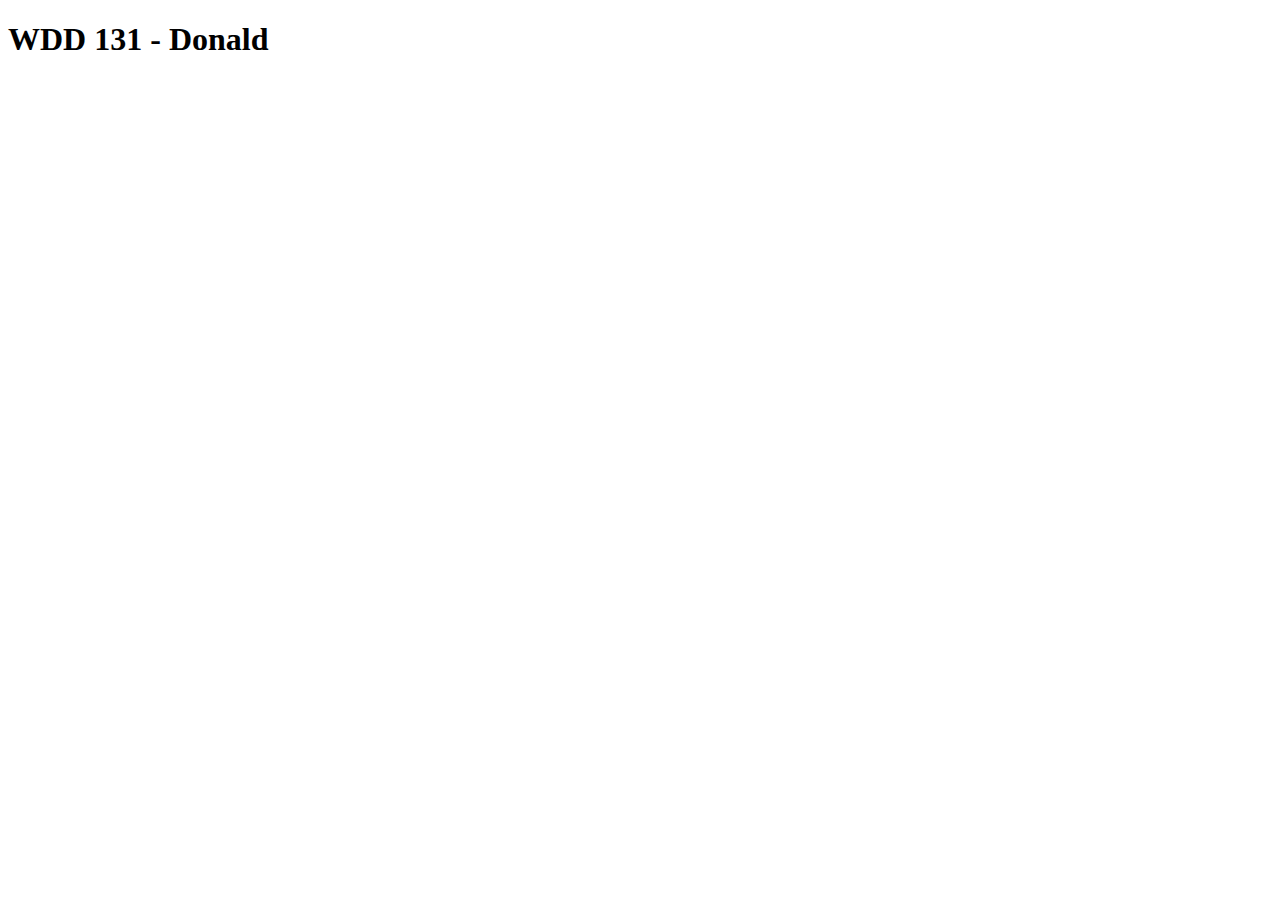
<file: index.html>
<!DOCTYPE html> 
<html lang="en">  
<head> 
         <meta charset="UTF-8"> 
         <meta name="viewport" content="width=device-width, initial-scale=1.0"> 
         <title>WDD 131</title> 
<head> 
<body> 
         <h1>WDD 131  -  Donald</h1> 
</body> 
</html>
</file>
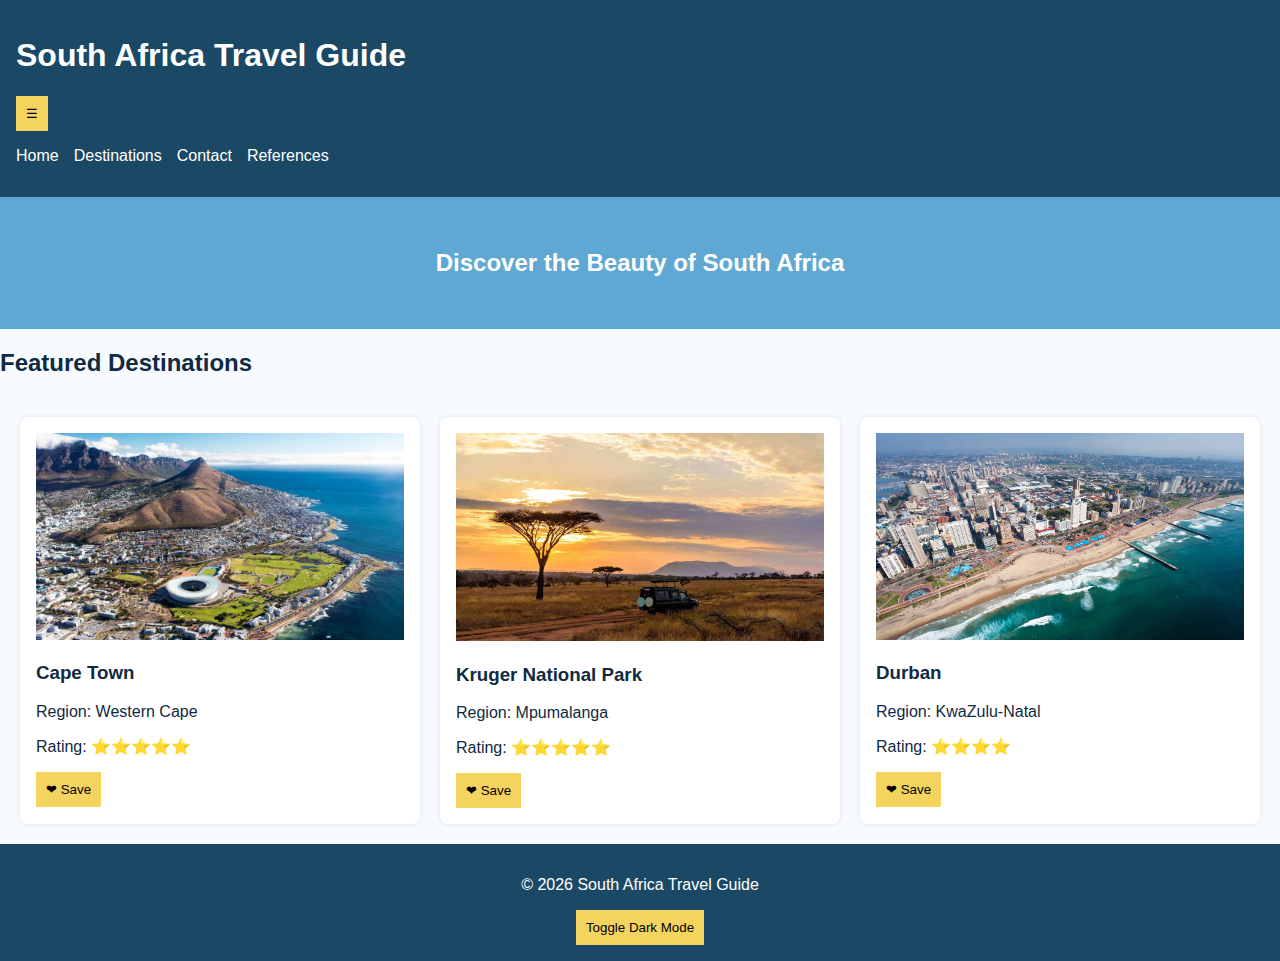
<file: project/index.html>
<!DOCTYPE html>
<html lang="en">
<head>
<meta charset="UTF-8">
<meta name="viewport" content="width=device-width, initial-scale=1.0">
<title>South Africa Travel Guide</title>
<meta name="description" content="Explore South Africa's top destinations, culture, and attractions.">
<meta name="author" content="Donald Mwana">
<link rel="stylesheet" href="styles/styles.css">
<script src="scripts/main.js" defer></script>
</head>

<body>

<header>
  <h1>South Africa Travel Guide</h1>
  <nav>
    <button id="menu-btn">☰</button>
    <ul id="nav-menu">
      <li><a href="index.html">Home</a></li>
      <li><a href="destinations.html">Destinations</a></li>
      <li><a href="contact.html">Contact</a></li>
      <li><a href="references.html">References</a></li>
    </ul>
  </nav>
</header>

<section class="hero">
  <h2>Discover the Beauty of South Africa</h2>
</section>

<section>
  <h2>Featured Destinations</h2>
  <div id="featured" class="card-grid"></div>
</section>

<footer>
  <p>© 2026 South Africa Travel Guide</p>
  <button id="darkToggle">Toggle Dark Mode</button>
</footer>

</body>
</html>
</file>
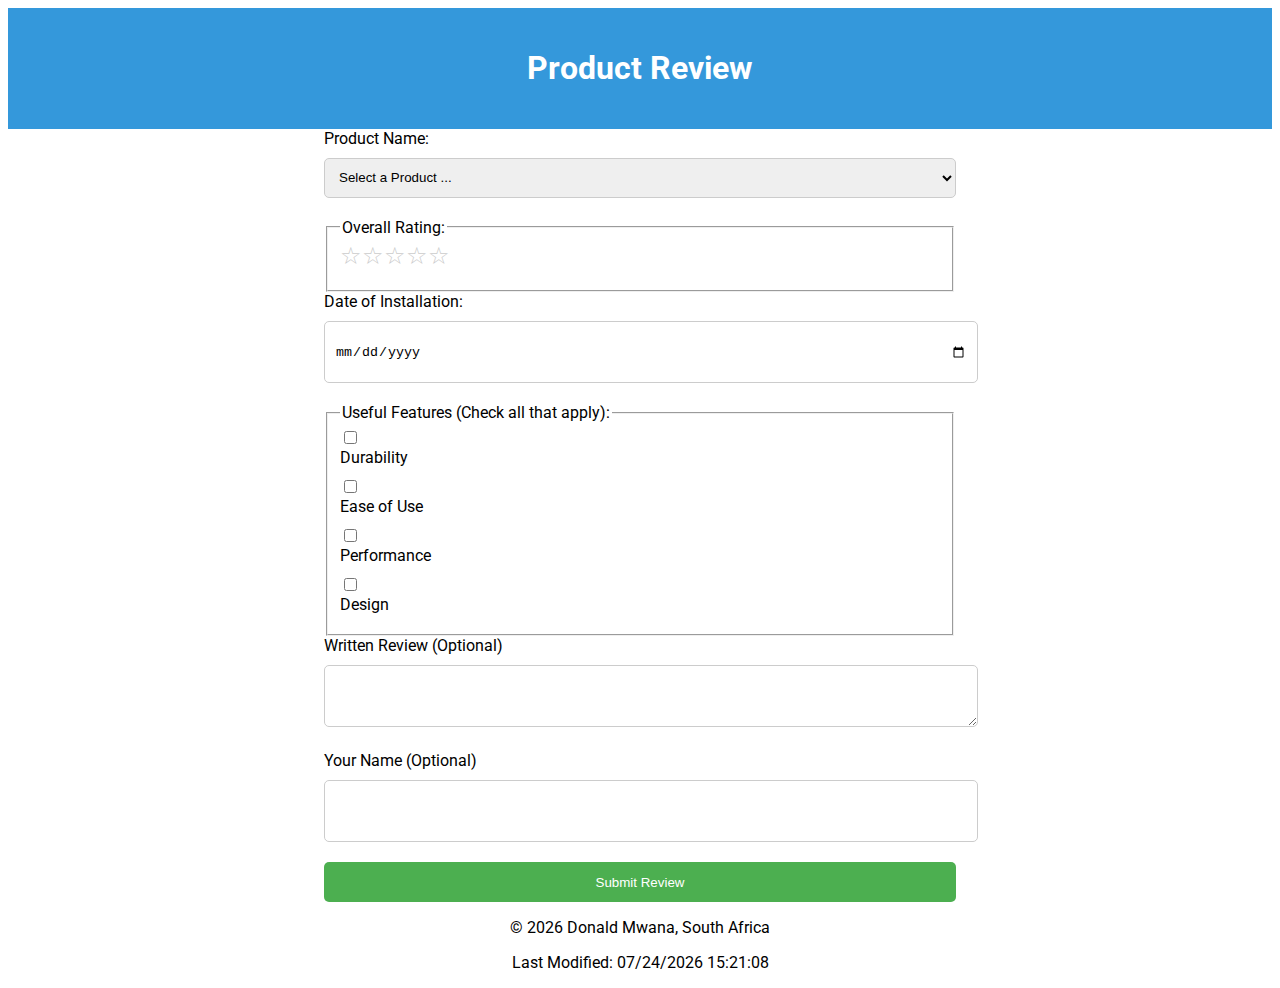
<file: form.html>
<!DOCTYPE html>
<html lang="en">
<head>
    <meta charset="UTF-8">
    <meta name="viewport" content="width=device-width, initial-scale=1.0">
    <title>Product Review Form</title>
    <meta name="description" content="Submit a product review including rating, installation date, useful features, and written feedback.">
    <meta name="author" content="Donald Mwana">

    <!-- Google Fonts -->
    <link rel="preconnect" href="https://fonts.googleapis.com">
    <link rel="preconnect" href="https://fonts.gstatic.com" crossorigin>
    <link href="https://fonts.googleapis.com/css2?family=Roboto:wght@400;700&display=swap" rel="stylesheet">

    <link rel="stylesheet" href="styles/form.css">
</head>

<body>

<header>
    <h1>Product Review</h1>
</header>

<main>
    <form method="get" action="review.html">

        <!-- Product Name -->
        <label for="product-name">Product Name:</label>
        <select id="product-name" name="product-name" required>
            <option value="" disabled selected>Select a Product ...</option>
        </select>

        <!-- Rating -->
        <fieldset>
            <legend>Overall Rating:</legend>
            <div class="star-rating">
                <input type="radio" id="star1" name="rating" value="1" required>
                <label for="star1">☆</label>

                <input type="radio" id="star2" name="rating" value="2">
                <label for="star2">☆</label>

                <input type="radio" id="star3" name="rating" value="3">
                <label for="star3">☆</label>

                <input type="radio" id="star4" name="rating" value="4">
                <label for="star4">☆</label>

                <input type="radio" id="star5" name="rating" value="5">
                <label for="star5">☆</label>
            </div>
        </fieldset>

        <!-- Installation Date -->
        <label for="installation-date">Date of Installation:</label>
        <input type="date" id="installation-date" name="installation-date" required>

        <!-- Useful Features -->
        <fieldset>
            <legend>Useful Features (Check all that apply):</legend>

            <input type="checkbox" id="feature1" name="features" value="durability">
            <label for="feature1">Durability</label>

            <input type="checkbox" id="feature2" name="features" value="ease">
            <label for="feature2">Ease of Use</label>

            <input type="checkbox" id="feature3" name="features" value="performance">
            <label for="feature3">Performance</label>

            <input type="checkbox" id="feature4" name="features" value="design">
            <label for="feature4">Design</label>

        </fieldset>

        <!-- Written Review -->
        <label for="review">Written Review (Optional)</label>
        <textarea id="review" name="review" rows="4"></textarea>

        <!-- Username -->
        <label for="username">Your Name (Optional)</label>
        <input type="text" id="username" name="username">

        <input type="submit" value="Submit Review">
    </form>
</main>

<footer>
    <p>&copy; <span id="currentyear"></span> Donald Mwana, South Africa</p>
    <p>Last Modified: <span id="lastModified"></span></p>
</footer>

<script src="scripts/form.js" defer></script>
</body>
</html>
</file>
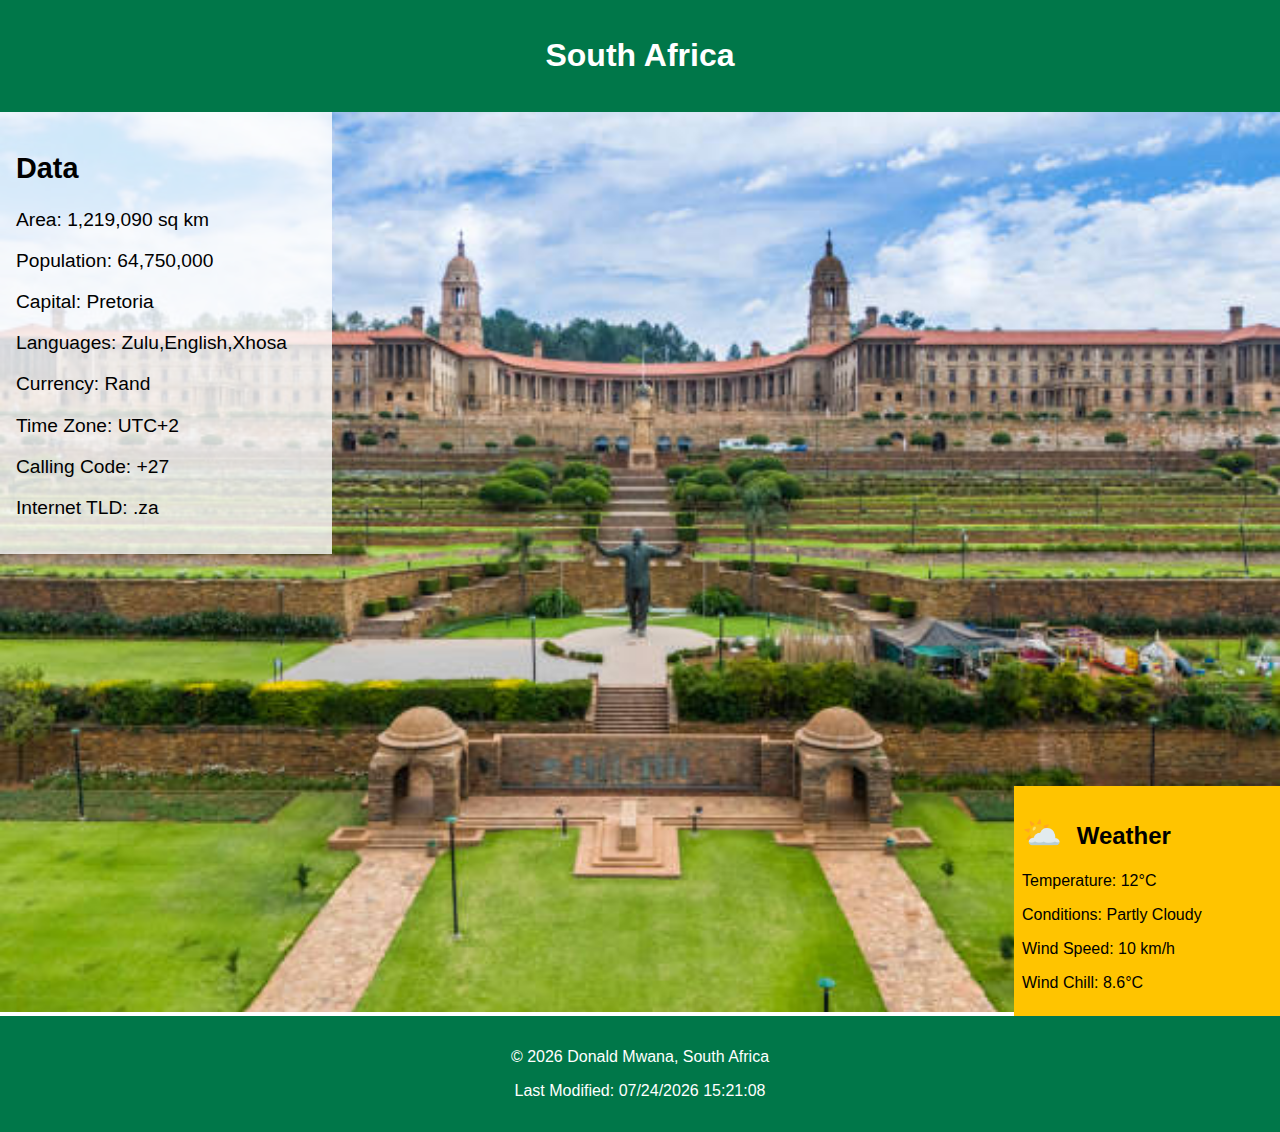
<file: place.html>
<!DOCTYPE html>
<html lang="en-US">
<head>
    <meta charset="UTF-8">
    <meta name="viewport" content="width=device-width, initial-scale=1.0">
    <title>South Africa</title>
    <meta name="description" content="Explore the beauty of South Africa with stunning images and information about this amazing country.">
    <meta name="author" content="Donald Mwana">
    <link rel="stylesheet" href="styles/place.css">
</head>
<body>
    <header>
        <h1>South Africa</h1>
    </header>
    <main>
        <section class="info">
            <h2>Data</h2>
            <p>Area: 1,219,090 sq km</p>
            <p>Population: 64,750,000</p>
            <P>Capital: Pretoria</P>
            <p>Languages: Zulu,English,Xhosa</p>
            <p>Currency: Rand</p>
            <P>Time Zone: UTC+2</P>
            <p>Calling Code: +27</p>
            <p>Internet TLD: .za</p>
        </section>
        <section class="hero">
            <img src="images/man.jpg" alt="rsa">
        </section>
        <section class="weather">
            <h2><span>⛅</span> Weather</h2>
            <p>Temperature: 12°C</p>
            <p>Conditions: Partly Cloudy</p>
            <p>Wind Speed: 10 km/h</p>
            <p>Wind Chill: <span id="windchill"></span></p>
        </section>
    </main>
    <footer>
        <p>&copy; <span id="currentyear"></span> Donald Mwana, South Africa</p>
        <p>Last Modified: <span id="lastModified"></span></p>
    </footer>
    <script src="scripts/place.js" defer></script>
</body> 
</html>
</file>
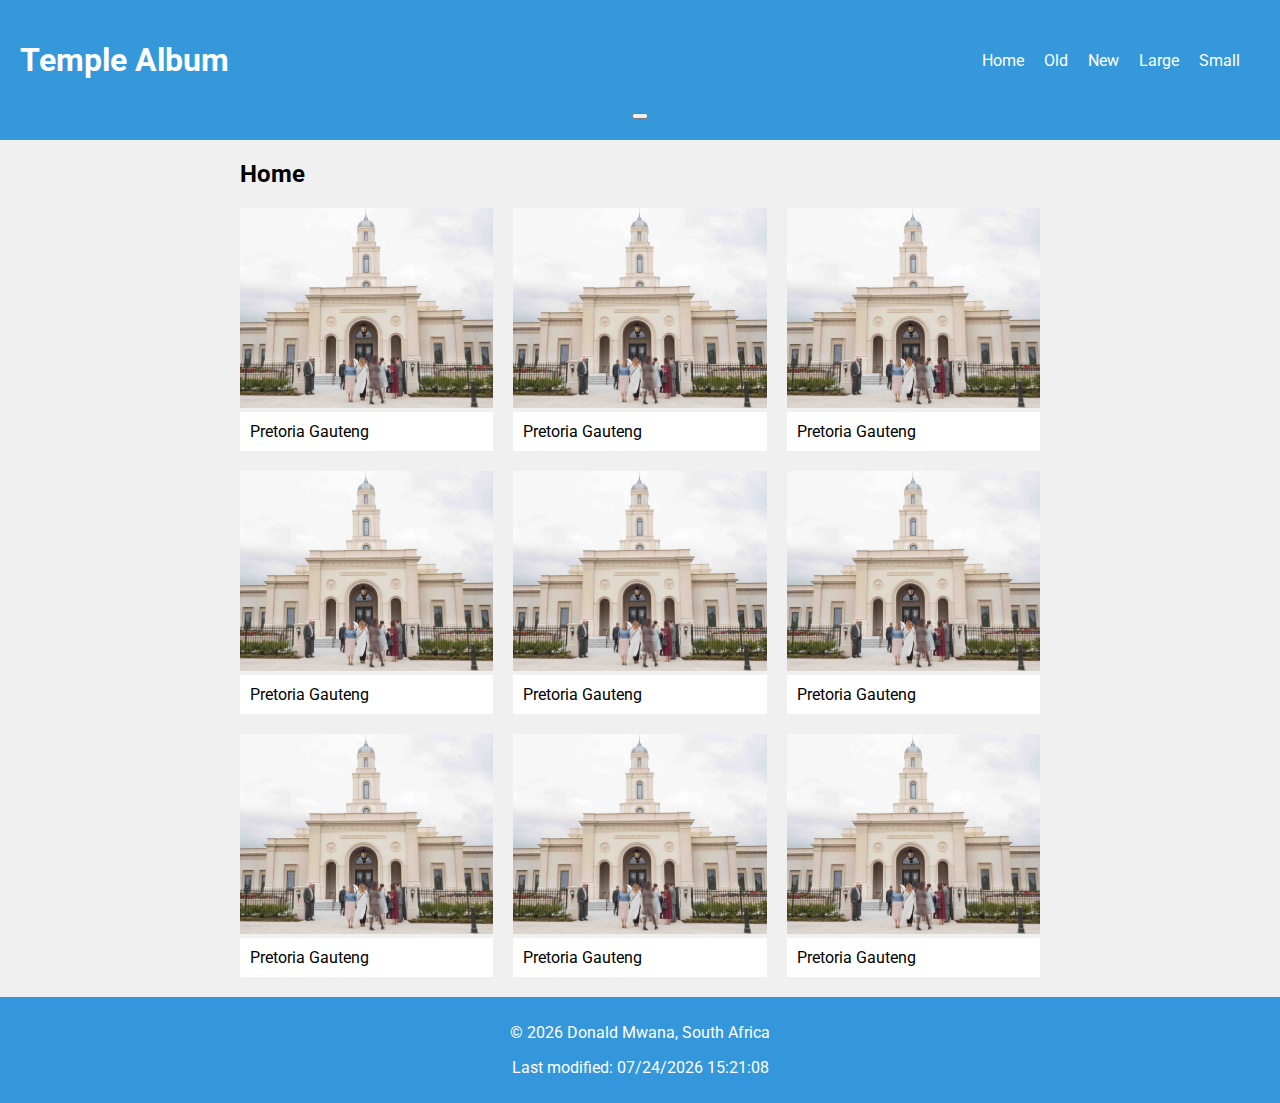
<file: temples.html>
<!DOCTYPE html>
<html lang="en">
<head>
  <meta charset="UTF-8">
  <meta name="viewport" content="width=device-width, initial-scale=1.0">
  <title>Temples Album</title>
  <meta name="description" content="WDD 131 - Dynamic Web Fundamentals, Donald Mwana, Web Development">
  <meta name="author" content="Donald Mwana">
  <link rel="preconnect" href="https://fonts.googleapis.com">
  <link rel="preconnect" href="https://fonts.gstatic.com" crossorigin>
  <link href="https://fonts.googleapis.com/css2?family=Roboto:ital,wght@0,100..900;1,100..900&display=swap" rel="stylesheet">
  <link rel="stylesheet" href="styles/temples.css">
  <link rel="stylesheet" href="styles/temples-large.css" media="(min-width: 768px)">
</head>
<body>
  <header>
    <div class="header-container">
      <h1>Temple Album</h1>
      <nav class="nav-menu">
        <ul>
          <li><a href="#">Home</a></li>
          <li><a href="#">Old</a></li>
          <li><a href="#">New</a></li>
          <li><a href="#">Large</a></li>
          <li><a href="#">Small</a></li>
        </ul>
      </nav>
    </div>
    <button class="hamburger" aria-label="Open navigation menu">
      <span></span>
      <span></span>
      <span></span>
    </button>
  </header>
  <main>
    <h2 class="main-heading">Home</h2>
    <div class="temple-grid">
      <figure>
        <img src="images/tem.jpg" alt="Temple Image 1">
        <figcaption>Pretoria Gauteng </figcaption>
      </figure>
      <figure>
        <img src="images/tem.jpg" alt="Temple Image 2">
        <figcaption>Pretoria Gauteng </figcaption>
      </figure>
      <figure>
        <img src="images/tem.jpg" alt="Temple Image 3">
        <figcaption>Pretoria Gauteng </figcaption>
      </figure>
    </div>
    <div class="temple-grid">
      <figure>
        <img src="images/tem.jpg" alt="Temple Image 4">
        <figcaption>Pretoria Gauteng </figcaption>
      </figure>
      <figure>
        <img src="images/tem.jpg" alt="Temple Image 5">
        <figcaption>Pretoria Gauteng </figcaption>
      </figure>
      <figure>
        <img src="images/tem.jpg" alt="Temple Image 6">
        <figcaption>Pretoria Gauteng </figcaption>
      </figure>
    </div>
    <div class="temple-grid">
      <figure>
        <img src="images/tem.jpg" alt="Temple Image 7">
        <figcaption>Pretoria Gauteng </figcaption>
      </figure>
      <figure>
        <img src="images/tem.jpg" alt="Temple Image 8">
        <figcaption>Pretoria Gauteng </figcaption>
      </figure>
      <figure>
        <img src="images/tem.jpg" alt="Temple Image 9">
        <figcaption>Pretoria Gauteng </figcaption>
      </figure>
    </div>
  </main>
  <footer>
    <p>&copy; <span id="currentYear"></span> Donald Mwana, South Africa</p>
    <p id="lastModified"></p>
  </footer>
  <script src="scripts/temples.js" defer></script>
</body>
</html>
</file>
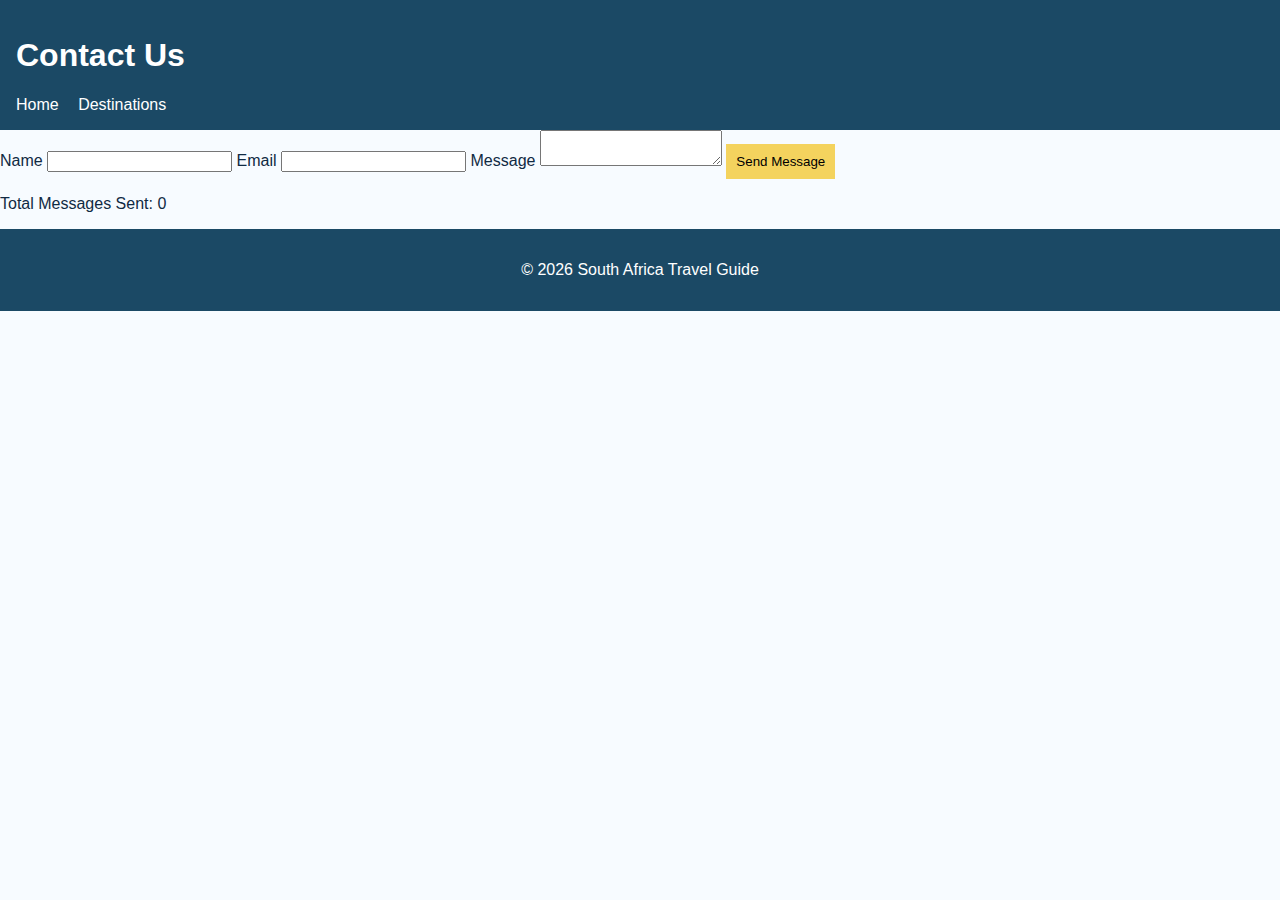
<file: project/contact.html>
<!DOCTYPE html>
<html lang="en">
<head>
<meta charset="UTF-8">
<meta name="viewport" content="width=device-width, initial-scale=1.0">
<title>Contact | South Africa Travel Guide</title>
<link rel="stylesheet" href="styles/styles.css">
<script src="scripts/main.js" defer></script>
</head>

<body>

<header>
<h1>Contact Us</h1>
<nav>
<a href="index.html">Home</a>
<a href="destinations.html">Destinations</a>
</nav>
</header>

<main>
<form id="contactForm">
<label for="name">Name</label>
<input type="text" id="name" required>

<label for="email">Email</label>
<input type="email" id="email" required>

<label for="message">Message</label>
<textarea id="message" required></textarea>

<button type="submit">Send Message</button>
</form>

<p id="formMessage"></p>
<p>Total Messages Sent: <span id="messageCount"></span></p>
</main>

<footer>
<p>© 2026 South Africa Travel Guide</p>
</footer>

</body>
</html>
</file>
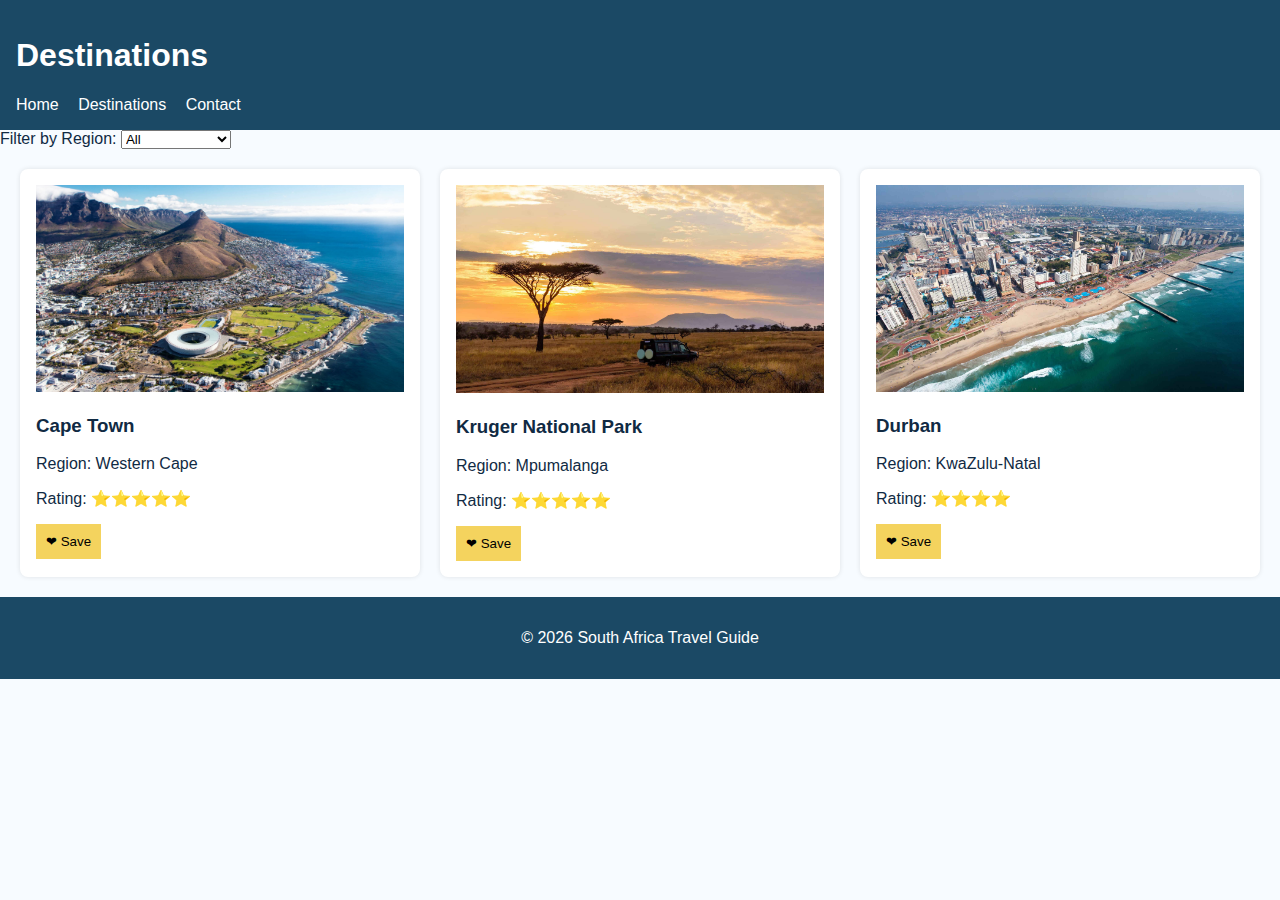
<file: project/destination.html>
<!DOCTYPE html>
<html lang="en">
<head>
<meta charset="UTF-8">
<meta name="viewport" content="width=device-width, initial-scale=1.0">
<title>Destinations | South Africa Travel Guide</title>
<link rel="stylesheet" href="styles/styles.css">
<script src="scripts/main.js" defer></script>
</head>

<body>

<header>
  <h1>Destinations</h1>
  <nav>
    <a href="index.html">Home</a>
    <a href="destinations.html">Destinations</a>
    <a href="contact.html">Contact</a>
  </nav>
</header>

<section>
  <label for="regionFilter">Filter by Region:</label>
  <select id="regionFilter">
    <option value="all">All</option>
    <option value="Western Cape">Western Cape</option>
    <option value="Mpumalanga">Mpumalanga</option>
    <option value="KwaZulu-Natal">KwaZulu-Natal</option>
  </select>
</section>

<section>
  <div id="destinationList" class="card-grid"></div>
</section>

<footer>
  <p>© 2026 South Africa Travel Guide</p>
</footer>

</body>
</html>
</file>
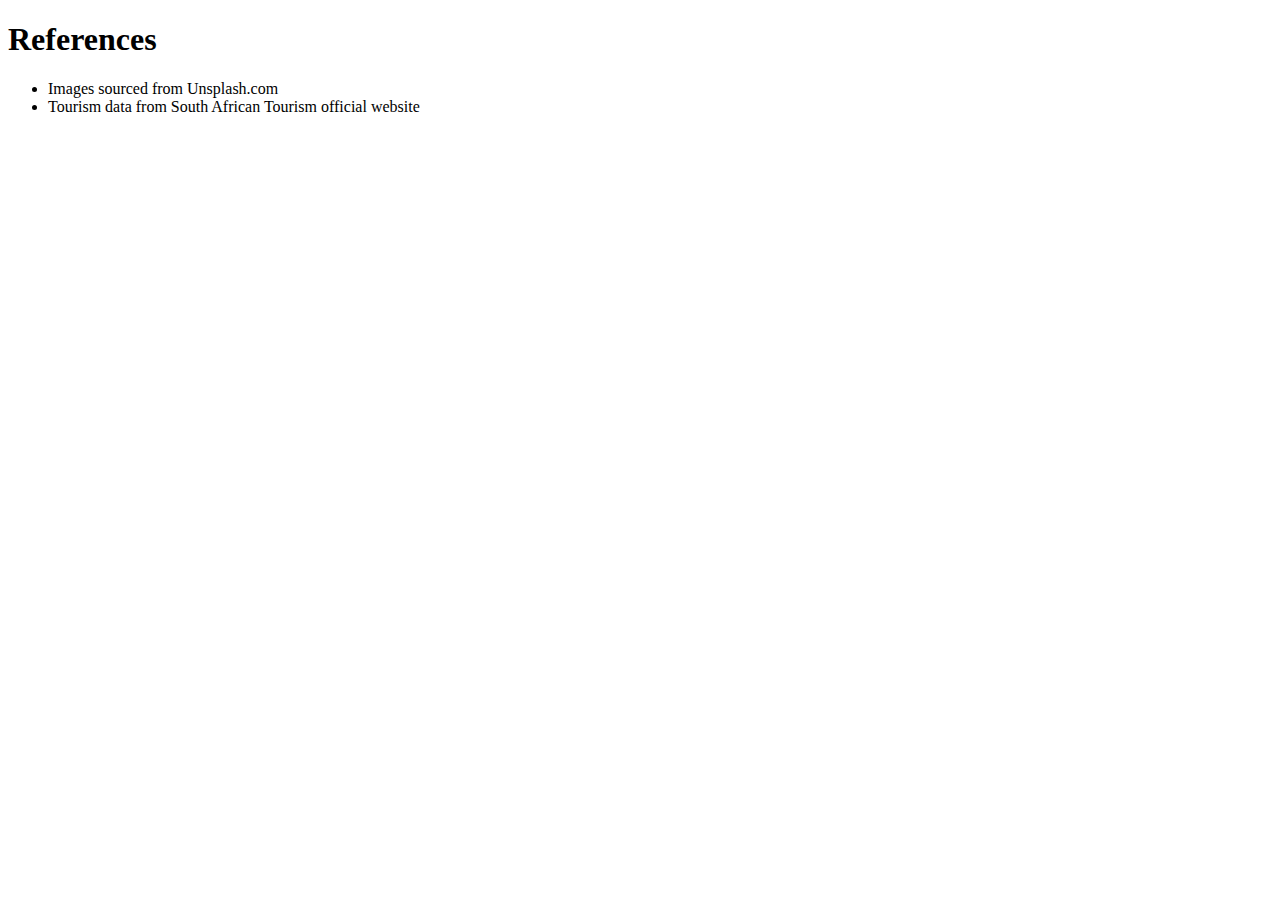
<file: project/references.html>
<!DOCTYPE html>
<html lang="en">
<head>
<meta charset="UTF-8">
<title>References</title>
</head>
<body>
<h1>References</h1>
<ul>
<li>Images sourced from Unsplash.com</li>
<li>Tourism data from South African Tourism official website</li>
</ul>
</body>
</html>
</file>
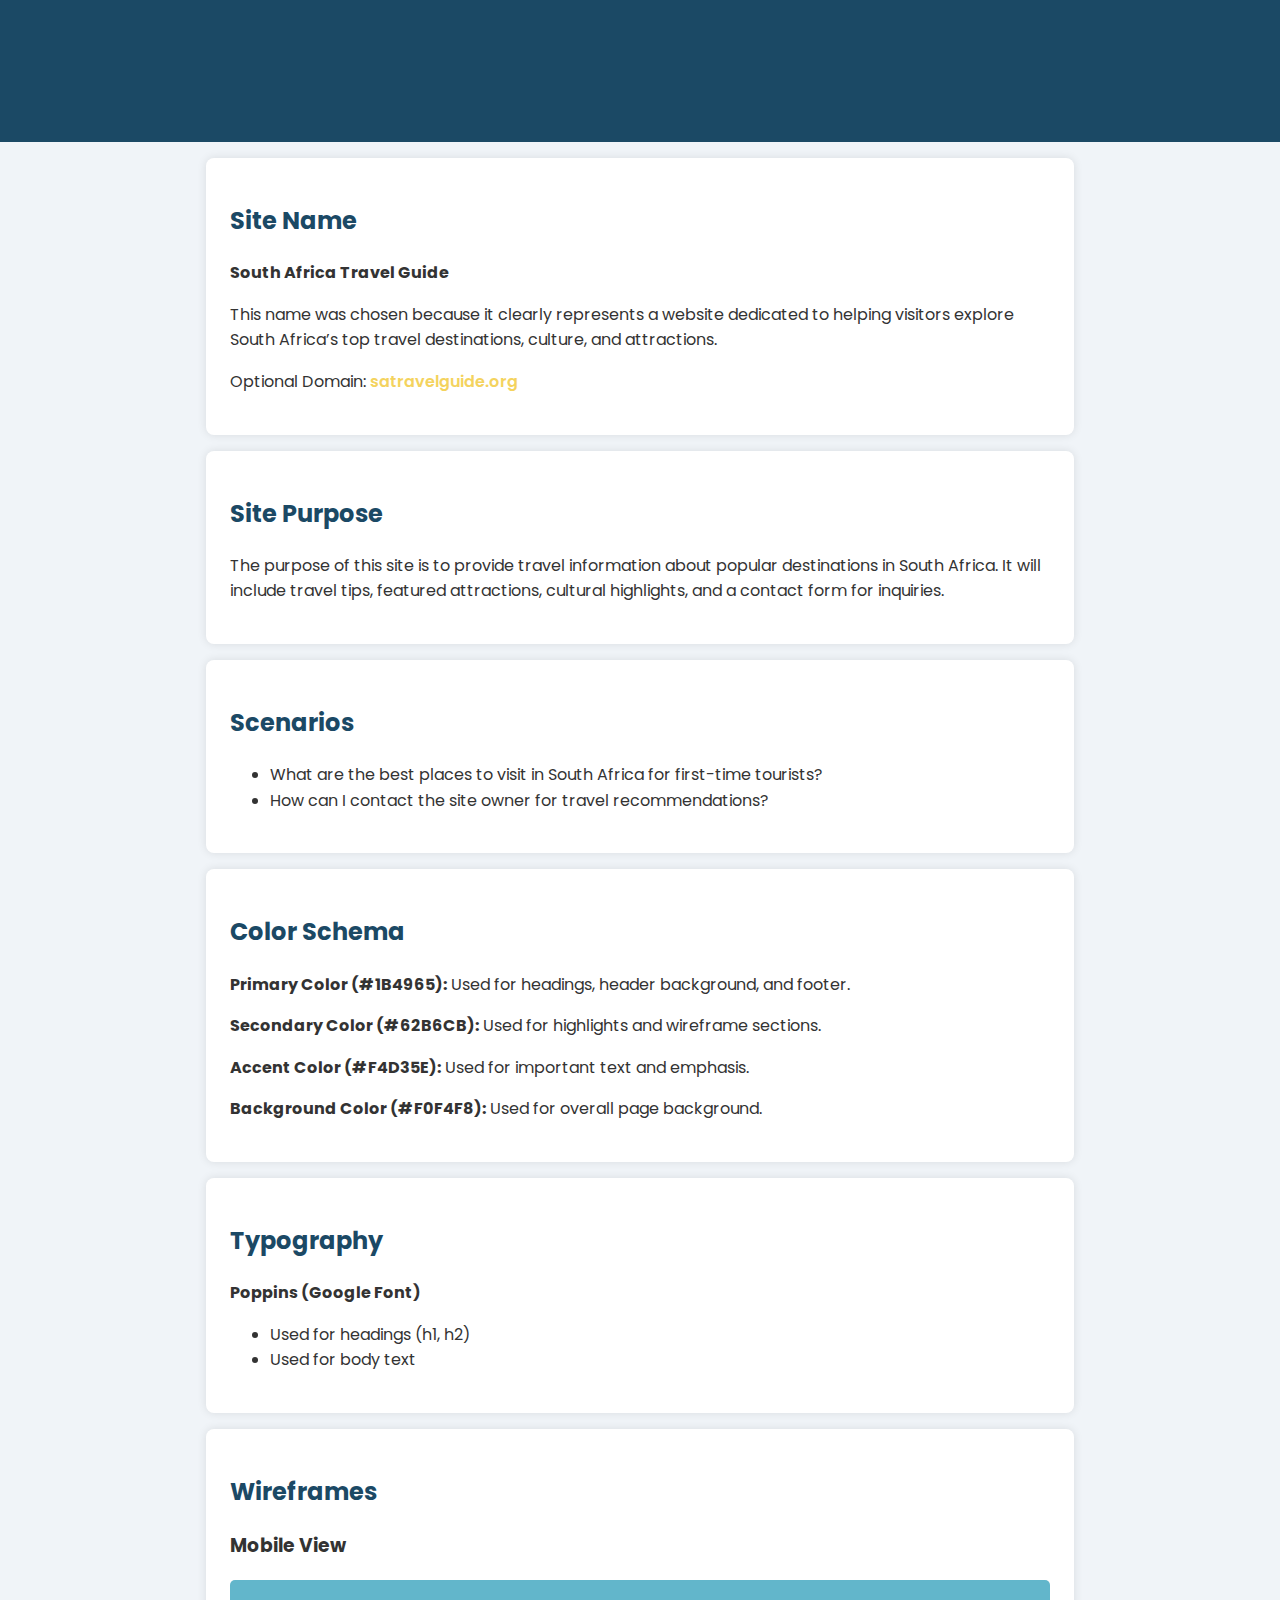
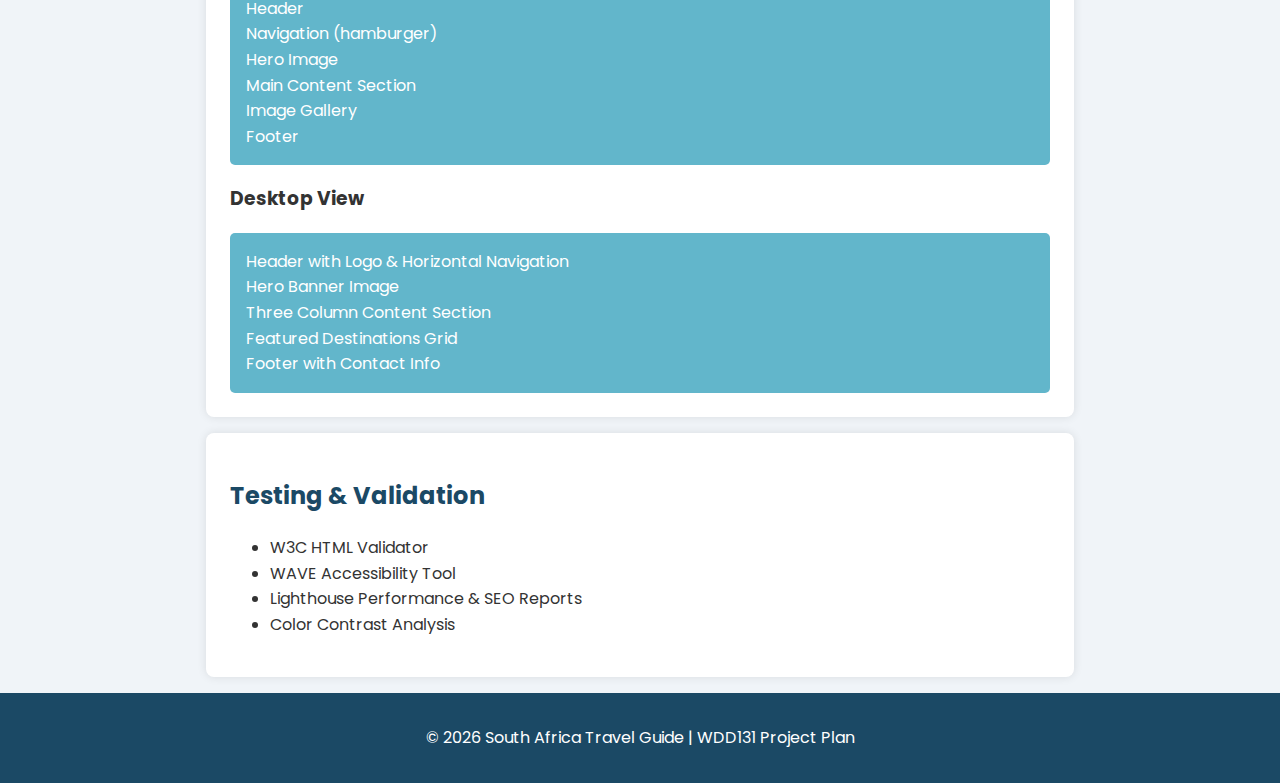
<file: project/siteplan.html>
<!DOCTYPE html>
<html lang="en">
<head>
<meta charset="UTF-8">
<meta name="viewport" content="width=device-width, initial-scale=1.0">
<meta name="description" content="Website planning document for the South Africa Travel Guide project.">
<meta name="author" content="Donald Tubi">
<title>South Africa Travel Guide - Website Plan</title>

<!-- Google Fonts Preconnect -->
<link rel="preconnect" href="https://fonts.googleapis.com">
<link rel="preconnect" href="https://fonts.gstatic.com" crossorigin>

<!-- Google Font -->
<link href="https://fonts.googleapis.com/css2?family=Poppins:wght@400;600&display=swap" rel="stylesheet">

<!-- External CSS -->
<link rel="stylesheet" href="styles/siteplan.css">
</head>

<body>

<header>
    <h1>South Africa Travel Guide - Website Planning Document</h1>
</header>

<main>

<section>
    <h2>Site Name</h2>
    <p><strong>South Africa Travel Guide</strong></p>
    <p>This name was chosen because it clearly represents a website dedicated to helping visitors explore South Africa’s top travel destinations, culture, and attractions.</p>
    <p>Optional Domain: <span class="accent">satravelguide.org</span></p>
</section>

<section>
    <h2>Site Purpose</h2>
    <p>The purpose of this site is to provide travel information about popular destinations in South Africa. It will include travel tips, featured attractions, cultural highlights, and a contact form for inquiries.</p>
</section>

<section>
    <h2>Scenarios</h2>
    <ul>
        <li>What are the best places to visit in South Africa for first-time tourists?</li>
        <li>How can I contact the site owner for travel recommendations?</li>
    </ul>
</section>

<section>
    <h2>Color Schema</h2>
    <p><strong>Primary Color (#1B4965):</strong> Used for headings, header background, and footer.</p>
    <p><strong>Secondary Color (#62B6CB):</strong> Used for highlights and wireframe sections.</p>
    <p><strong>Accent Color (#F4D35E):</strong> Used for important text and emphasis.</p>
    <p><strong>Background Color (#F0F4F8):</strong> Used for overall page background.</p>
</section>

<section>
    <h2>Typography</h2>
    <p><strong>Poppins (Google Font)</strong></p>
    <ul>
        <li>Used for headings (h1, h2)</li>
        <li>Used for body text</li>
    </ul>
</section>

<section>
    <h2>Wireframes</h2>

    <h3>Mobile View</h3>
    <div class="wireframe">
        Header<br>
        Navigation (hamburger)<br>
        Hero Image<br>
        Main Content Section<br>
        Image Gallery<br>
        Footer
    </div>

    <h3>Desktop View</h3>
    <div class="wireframe">
        Header with Logo & Horizontal Navigation<br>
        Hero Banner Image<br>
        Three Column Content Section<br>
        Featured Destinations Grid<br>
        Footer with Contact Info
    </div>
</section>

<section>
    <h2>Testing & Validation</h2>
    <ul>
        <li>W3C HTML Validator</li>
        <li>WAVE Accessibility Tool</li>
        <li>Lighthouse Performance & SEO Reports</li>
        <li>Color Contrast Analysis</li>
    </ul>
</section>

</main>

<footer>
    <p>&copy; 2026 South Africa Travel Guide | WDD131 Project Plan</p>
</footer>

</body>
</html>
</file>
<file: project/styles/styles.css>
body {
  margin: 0;
  font-family: Arial, sans-serif;
  background: #F7FBFF;
  color: #102A43;
}

header {
  background: #1B4965;
  color: white;
  padding: 1rem;
}

nav ul {
  display: none;
  list-style: none;
  padding: 0;
}

nav ul.show {
  display: block;
}

nav a {
  color: white;
  text-decoration: none;
  margin-right: 15px;
}

.hero {
  background: #5FA8D3;
  padding: 2rem;
  text-align: center;
  color: white;
}

.card-grid {
  display: grid;
  gap: 20px;
  padding: 20px;
}

.card {
  background: white;
  padding: 1rem;
  border-radius: 8px;
  box-shadow: 0 0 5px rgba(0,0,0,0.1);
}

button {
  background: #F4D35E;
  border: none;
  padding: 10px;
  cursor: pointer;
}

footer {
  background: #1B4965;
  color: white;
  text-align: center;
  padding: 1rem;
}

/* Responsive */
@media (min-width: 768px) {
  nav ul {
    display: flex;
  }

  .card-grid {
    grid-template-columns: repeat(3, 1fr);
  }
}

.dark {
  background: #102A43;
  color: white;
}
</file>
<file: styles/form.css>
body {
    font-family: 'Roboto', sans-serif;
}

main {
    display: flex;
    justify-content: center;
}

header {
  background-color: #3498db;
  color: #fff;
  padding: 20px;
  text-align: center;
}

form {
    width: 50%;
}

label {
    display: block;
    margin-bottom: 10px;
}

input[type="text"], input[type="date"], textarea, select {
    width: 100%;
    height: 40px;
    margin-bottom: 20px;
    padding: 10px;
    border: 1px solid #ccc;
    border-radius: 5px;
}

input[type="checkbox"] {
    margin-right: 10px;
}

.star-rating {
    display: flex;
    justify-content: space-between;
    width: 100px;
}

.star-rating input[type="radio"] {
    display: none;
}

.star-rating label {
    font-size: 24px;
    color: #ccc;
    cursor: pointer;
}

.star-rating input[type="radio"]:checked ~ label {
    color: #ffd700;
}

input[type="submit"] {
    width: 100%;
    height: 40px;
    background-color: #4CAF50;
    color: #fff;
    padding: 10px;
    border: none;
    border-radius: 5px;
    cursor: pointer;
}

input[type="submit"]:hover {
    background-color: #3e8e41;
}

.checkbox-group {
    display: flex;
    flex-direction: column;
}

.checkbox-group label {
    margin-bottom: 10px;
}

footer {
    text-align: center;
}
</file>
<file: styles/place.css>
:root {
    --primary-color: #007749; /* Green color representing South Africa's flag */
    --secondary-color: #FFC400; /* Yellow color representing South Africa's flag */
}

body {
    font-family: Arial, sans-serif;
    margin: 0;
    padding: 0;
}

header {
    background-color: var(--primary-color);
    color: #fff;
    padding: 1rem;
    text-align: center;
}

main {
    position: relative;
}

.info {
    position: absolute;
    top: 0;
    left: 0;
    background-color: rgba(255, 255, 255, 0.8);
    padding: 1rem;
    width: 300px;
    font-size: 1.2rem;
}

.weather {
    position: absolute;
    bottom: 0;
    right: 0;
    background-color: var(--secondary-color);
    padding: 0.5rem;
    width: 250px;
    font-size: 1rem;
}

.weather h2 span {
    font-size: 2rem;
    margin-right: 0.5rem;
}

.hero img {
    width: 100%;
    height: 100vh;
    object-fit: cover;
}

footer {
    background-color: var(--primary-color);
    color: #fff;
    padding: 1rem;
    text-align: center;
    clear: both;
}

/* Media Queries */

@media only screen and (max-width: 768px) {
    .hero img {
        height: 50vh;
    }
    .info {
        position: relative;
        width: 100%;
        font-size: 1rem;
    }
    .weather {
        position: relative;
        width: 100%;
        font-size: 1rem;
    }
}
</file>
<file: styles/temples.css>
body {
  font-family: 'Roboto', sans-serif;
  margin: 0;
  padding: 0;
  background-color: #f0f0f0;
}

header {
  background-color: #3498db;
  color: #fff;
  padding: 20px;
  text-align: center;
}

.header-container {
  display: flex;
  justify-content: space-between;
  align-items: center;
}

.nav-menu ul {
  list-style: none;
  margin: 0;
  padding: 0;
  display: flex;
}

.nav-menu li {
  margin-right: 20px;
}

.nav-menu a {
  color: #fff;
  text-decoration: none;
}

.nav-menu a:hover {
  color: #ccc;
  transition: color 0.2s ease;
}

main {
  max-width: 800px;
  margin: 0 auto;
}

.temple-grid {
  display: grid;
  grid-template-columns: repeat(3, 1fr);
  gap: 20px;
  margin-bottom: 20px;
}

figure {
  margin: 0;
}

img {
  width: 100%;
  height: 200px;
  object-fit: cover;
}

figcaption {
  padding: 10px;
  background-color: #fff;
}

footer {
  background-color: #3496db;
  color: #fff;
  padding: 10px;
  text-align: center;
  clear: both;
}
</file>
<file: styles/temples-large.css>
@media only screen and (min-width: 768px) {
  main {
    grid-template-columns: repeat(3, 1fr);
  }
}
</file>
<file: project/styles/siteplan.css>
:root {
    --primary-color: #1B4965;
    --secondary-color: #62B6CB;
    --accent-color: #F4D35E;
    --background-color: #F0F4F8;
}

body {
    font-family: 'Poppins', sans-serif;
    margin: 0;
    padding: 0;
    background-color: var(--background-color);
    color: #333;
    line-height: 1.6;
}

header {
    background-color: var(--primary-color);
    color: #ffffff;
    padding: 1.5rem;
    text-align: center;
}

main {
    max-width: 900px;
    margin: auto;
}

h1, h2 {
    color: var(--primary-color);
}

section {
    padding: 1.5rem;
    margin: 1rem;
    background-color: #ffffff;
    border-radius: 8px;
    box-shadow: 0 0 10px rgba(0, 0, 0, 0.1);
}

.accent {
    color: var(--accent-color);
    font-weight: 600;
}

.wireframe {
    background-color: var(--secondary-color);
    padding: 1rem;
    margin-top: 1rem;
    border-radius: 5px;
    color: #ffffff;
}

footer {
    text-align: center;
    padding: 1rem;
    background-color: var(--primary-color);
    color: #ffffff;
}
</file>
